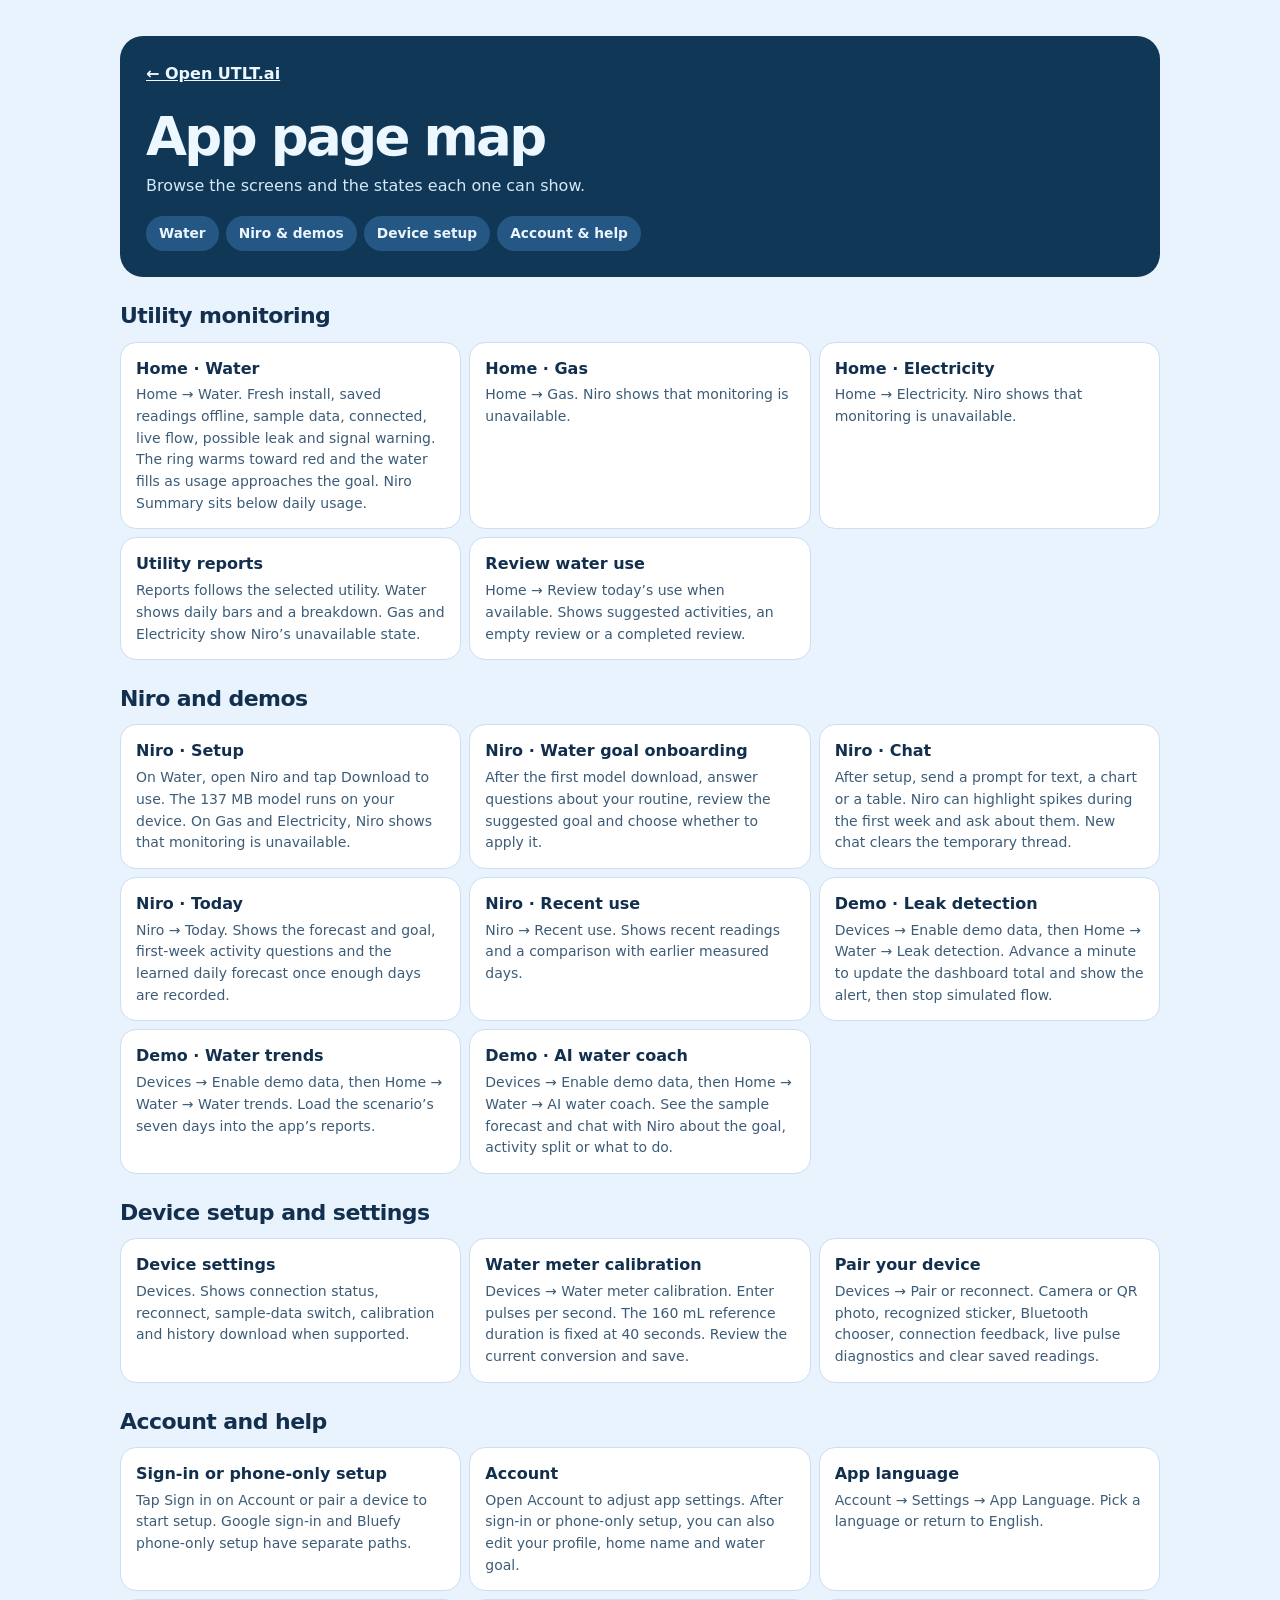
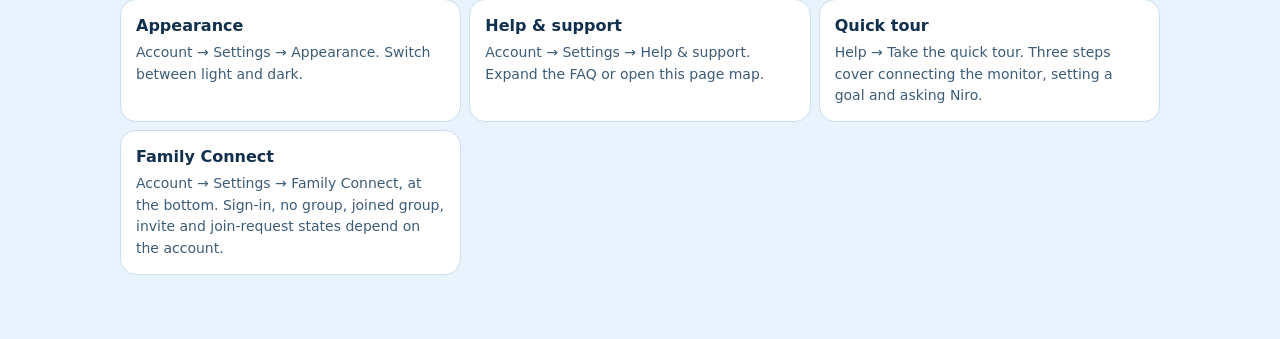
<file: screens.html>
<!doctype html>
<html lang="en">
<head>
<meta charset="utf-8">
<meta name="viewport" content="width=device-width, initial-scale=1">
<title>UTLT.ai page map</title>
<link rel="stylesheet" href="./screen-map.css?v=2">
</head>
<body>
<main>
<header><a href="./">← Open UTLT.ai</a><h1>App page map</h1><p>Browse the screens and the states each one can show.</p><nav aria-label="Page map sections"><a href="#water">Water</a><a href="#niro">Niro &amp; demos</a><a href="#device">Device setup</a><a href="#account">Account &amp; help</a></nav></header>
<section id="water"><h2>Utility monitoring</h2><div class="screen-grid">
<article><h3>Home · Water</h3><p>Home → Water. Fresh install, saved readings offline, sample data, connected, live flow, possible leak and signal warning. The ring warms toward red and the water fills as usage approaches the goal. Niro Summary sits below daily usage.</p></article>
<article><h3>Home · Gas</h3><p>Home → Gas. Niro shows that monitoring is unavailable.</p></article>
<article><h3>Home · Electricity</h3><p>Home → Electricity. Niro shows that monitoring is unavailable.</p></article>
<article><h3>Utility reports</h3><p>Reports follows the selected utility. Water shows daily bars and a breakdown. Gas and Electricity show Niro’s unavailable state.</p></article>
<article><h3>Review water use</h3><p>Home → Review today’s use when available. Shows suggested activities, an empty review or a completed review.</p></article>
</div></section>
<section id="niro"><h2>Niro and demos</h2><div class="screen-grid">
<article><h3>Niro · Setup</h3><p>On Water, open Niro and tap Download to use. The 137 MB model runs on your device. On Gas and Electricity, Niro shows that monitoring is unavailable.</p></article>
<article><h3>Niro · Water goal onboarding</h3><p>After the first model download, answer questions about your routine, review the suggested goal and choose whether to apply it.</p></article>
<article><h3>Niro · Chat</h3><p>After setup, send a prompt for text, a chart or a table. Niro can highlight spikes during the first week and ask about them. New chat clears the temporary thread.</p></article>
<article><h3>Niro · Today</h3><p>Niro → Today. Shows the forecast and goal, first-week activity questions and the learned daily forecast once enough days are recorded.</p></article>
<article><h3>Niro · Recent use</h3><p>Niro → Recent use. Shows recent readings and a comparison with earlier measured days.</p></article>
<article><h3>Demo · Leak detection</h3><p>Devices → Enable demo data, then Home → Water → Leak detection. Advance a minute to update the dashboard total and show the alert, then stop simulated flow.</p></article>
<article><h3>Demo · Water trends</h3><p>Devices → Enable demo data, then Home → Water → Water trends. Load the scenario’s seven days into the app’s reports.</p></article>
<article><h3>Demo · AI water coach</h3><p>Devices → Enable demo data, then Home → Water → AI water coach. See the sample forecast and chat with Niro about the goal, activity split or what to do.</p></article>
</div></section>
<section id="device"><h2>Device setup and settings</h2><div class="screen-grid">
<article><h3>Device settings</h3><p>Devices. Shows connection status, reconnect, sample-data switch, calibration and history download when supported.</p></article>
<article><h3>Water meter calibration</h3><p>Devices → Water meter calibration. Enter pulses per second. The 160 mL reference duration is fixed at 40 seconds. Review the current conversion and save.</p></article>
<article><h3>Pair your device</h3><p>Devices → Pair or reconnect. Camera or QR photo, recognized sticker, Bluetooth chooser, connection feedback, live pulse diagnostics and clear saved readings.</p></article>
</div></section>
<section id="account"><h2>Account and help</h2><div class="screen-grid">
<article><h3>Sign-in or phone-only setup</h3><p>Tap Sign in on Account or pair a device to start setup. Google sign-in and Bluefy phone-only setup have separate paths.</p></article>
<article><h3>Account</h3><p>Open Account to adjust app settings. After sign-in or phone-only setup, you can also edit your profile, home name and water goal.</p></article>
<article><h3>App language</h3><p>Account → Settings → App Language. Pick a language or return to English.</p></article>
<article><h3>Appearance</h3><p>Account → Settings → Appearance. Switch between light and dark.</p></article>
<article><h3>Help &amp; support</h3><p>Account → Settings → Help &amp; support. Expand the FAQ or open this page map.</p></article>
<article><h3>Quick tour</h3><p>Help → Take the quick tour. Three steps cover connecting the monitor, setting a goal and asking Niro.</p></article>
<article><h3>Family Connect</h3><p>Account → Settings → Family Connect, at the bottom. Sign-in, no group, joined group, invite and join-request states depend on the account.</p></article>
</div></section>
</main>
</body>
</html>
</file>
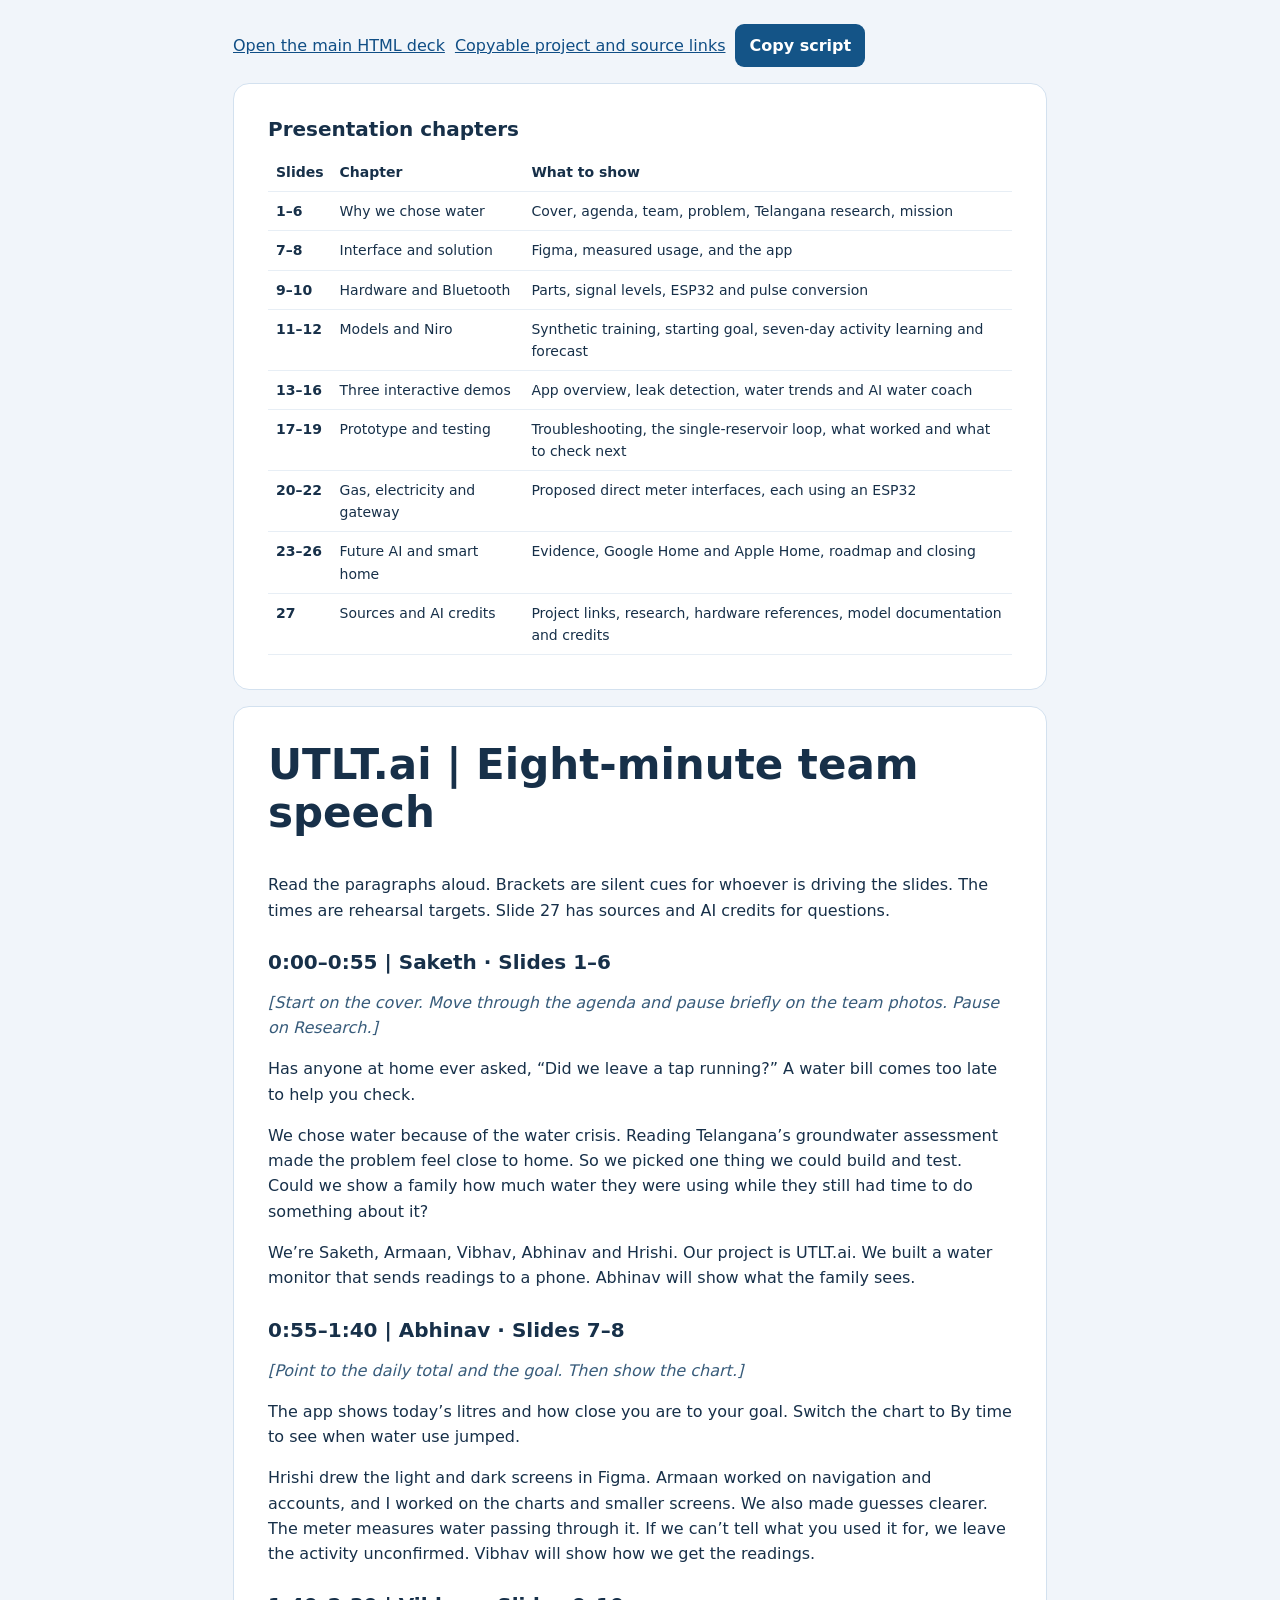
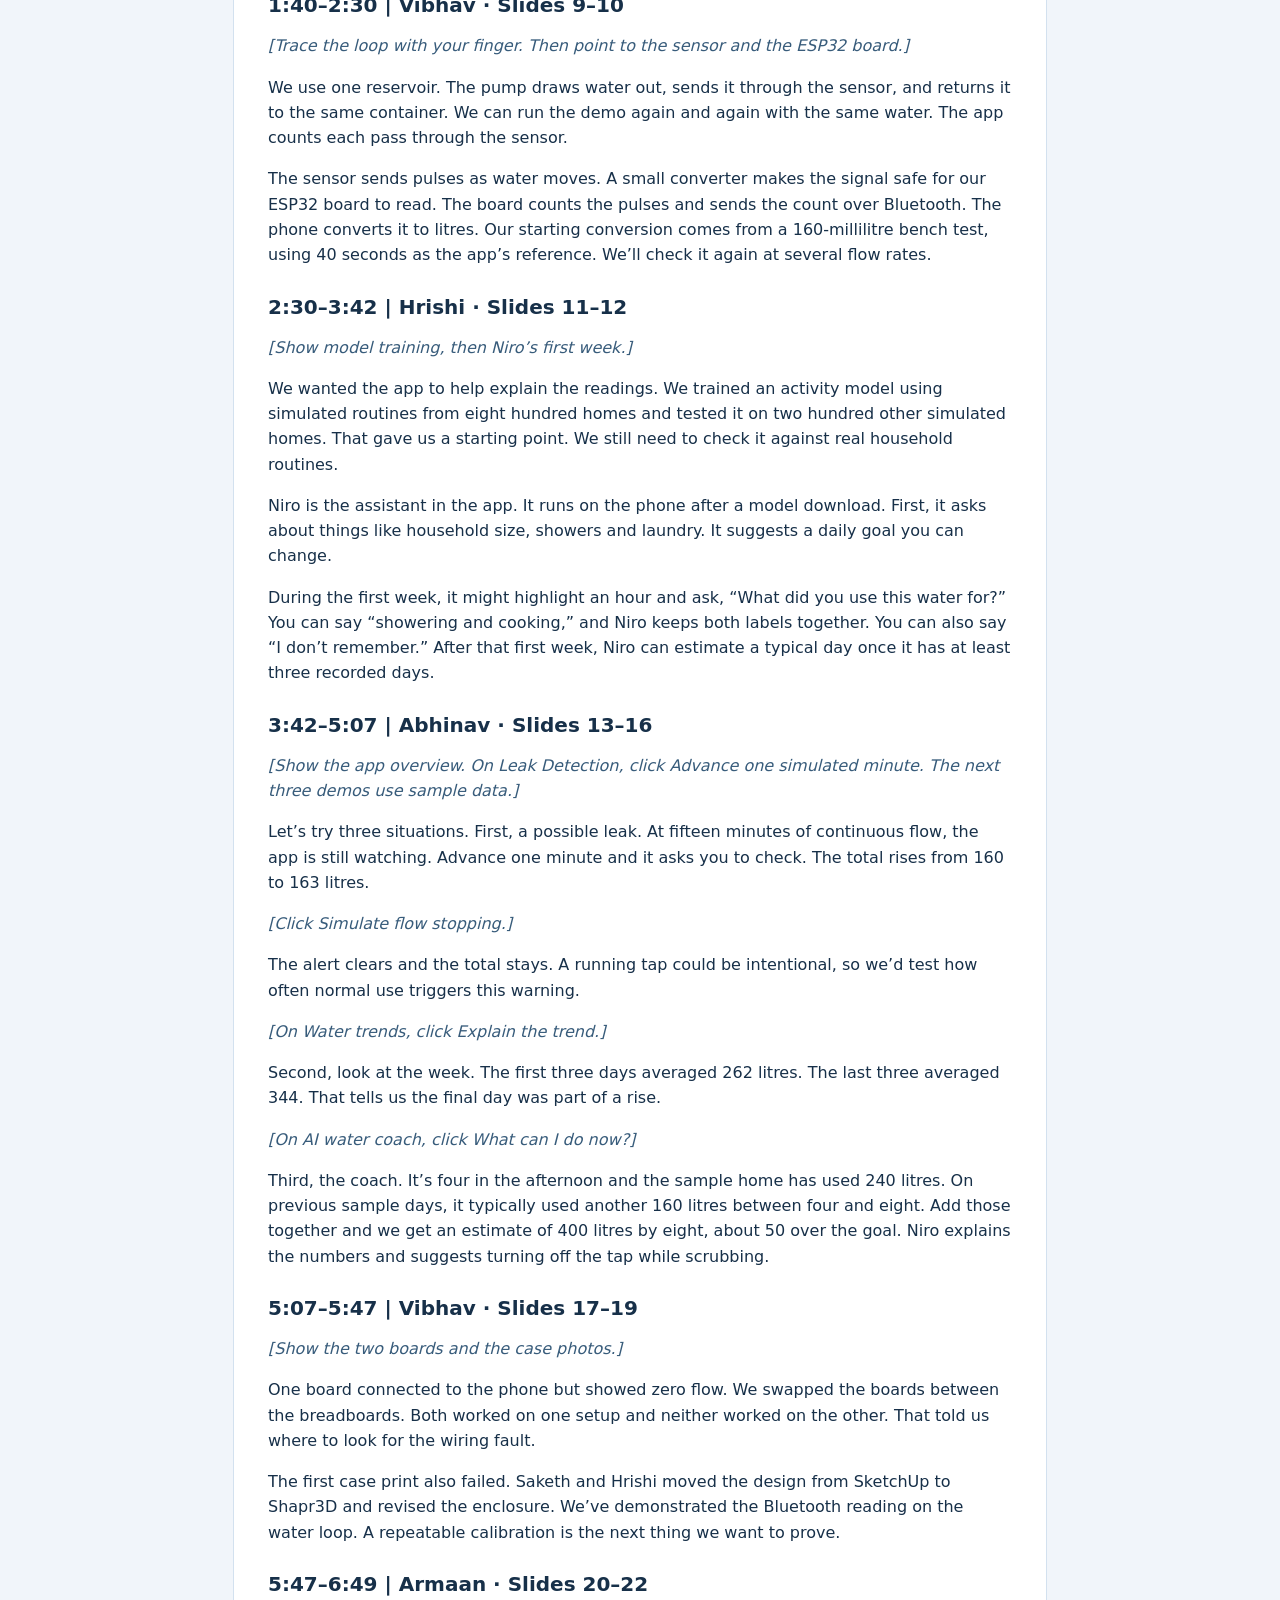
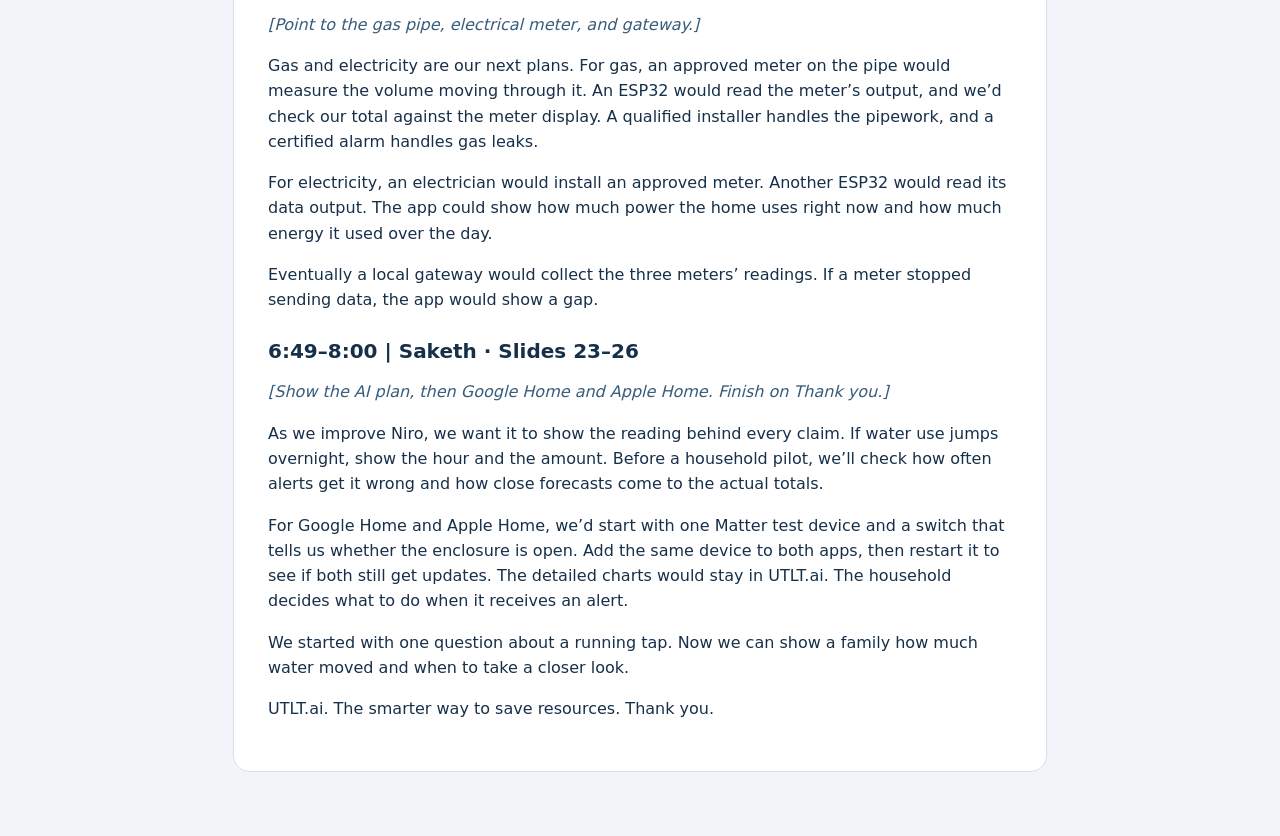
<file: pitch/UTLT_Judges_8min.html>
<!doctype html>
<html lang="en">
<head>
<meta charset="utf-8">
<meta name="viewport" content="width=device-width,initial-scale=1">
<title>UTLT.ai | Eight-minute team speech</title>
<style>
*{box-sizing:border-box}body{margin:0;background:#f1f5fa;color:#173049;font:16px/1.58 system-ui,sans-serif}
main{max-width:850px;margin:auto;padding:24px 18px 48px}article,section{background:white;border:1px solid #d3e1ef;border-radius:16px;padding:clamp(16px,5vw,34px);margin-block:16px}
nav{display:flex;align-items:center;gap:10px;flex-wrap:wrap}a{color:#104e85}button{font:inherit;font-weight:700;padding:9px 14px;border:0;border-radius:9px;background:#145487;color:white;cursor:pointer}
h1,h2{line-height:1.15}h1{font-size:clamp(28px,5vw,42px);margin-top:0}h2{font-size:20px;margin-block:28px 12px}section h2{margin-top:0}
table{width:100%;border-collapse:collapse;font-size:14px}td,th{padding:8px;text-align:left;vertical-align:top;border-bottom:1px solid #e7eef5}th:first-child{white-space:nowrap}.cue{color:#385c7b;font-style:italic}
textarea{width:100%;min-height:14rem;font:inherit}#status{color:#3c617e;font-size:14px}
</style>
</head>
<body><main>
<nav><a href="./UTLT_HridhAI_Pitch_Viewer.html">Open the main HTML deck</a><a href="./UTLT_Presentation_Links.txt">Copyable project and source links</a><button id="copy" type="button">Copy script</button><span id="status" role="status"></span></nav>
<section><h2>Presentation chapters</h2><table><thead><tr><th>Slides</th><th>Chapter</th><th>What to show</th></tr></thead><tbody><tr><th scope="row">1–6</th><td>Why we chose water</td><td>Cover, agenda, team, problem, Telangana research, mission</td></tr><tr><th scope="row">7–8</th><td>Interface and solution</td><td>Figma, measured usage, and the app</td></tr><tr><th scope="row">9–10</th><td>Hardware and Bluetooth</td><td>Parts, signal levels, ESP32 and pulse conversion</td></tr><tr><th scope="row">11–12</th><td>Models and Niro</td><td>Synthetic training, starting goal, seven-day activity learning and forecast</td></tr><tr><th scope="row">13–16</th><td>Three interactive demos</td><td>App overview, leak detection, water trends and AI water coach</td></tr><tr><th scope="row">17–19</th><td>Prototype and testing</td><td>Troubleshooting, the single-reservoir loop, what worked and what to check next</td></tr><tr><th scope="row">20–22</th><td>Gas, electricity and gateway</td><td>Proposed direct meter interfaces, each using an ESP32</td></tr><tr><th scope="row">23–26</th><td>Future AI and smart home</td><td>Evidence, Google Home and Apple Home, roadmap and closing</td></tr><tr><th scope="row">27</th><td>Sources and AI credits</td><td>Project links, research, hardware references, model documentation and credits</td></tr></tbody></table></section>
<article id="script"><h1>UTLT.ai | Eight-minute team speech</h1>
<p>Read the paragraphs aloud. Brackets are silent cues for whoever is driving the slides. The times are rehearsal targets. Slide 27 has sources and AI credits for questions.</p>
<h2>0:00–0:55 | Saketh · Slides 1–6</h2>
<p class="cue">[Start on the cover. Move through the agenda and pause briefly on the team photos. Pause on Research.]</p>
<p>Has anyone at home ever asked, “Did we leave a tap running?” A water bill comes too late to help you check.</p>
<p>We chose water because of the water crisis. Reading Telangana’s groundwater assessment made the problem feel close to home. So we picked one thing we could build and test. Could we show a family how much water they were using while they still had time to do something about it?</p>
<p>We’re Saketh, Armaan, Vibhav, Abhinav and Hrishi. Our project is UTLT.ai. We built a water monitor that sends readings to a phone. Abhinav will show what the family sees.</p>
<h2>0:55–1:40 | Abhinav · Slides 7–8</h2>
<p class="cue">[Point to the daily total and the goal. Then show the chart.]</p>
<p>The app shows today’s litres and how close you are to your goal. Switch the chart to By time to see when water use jumped.</p>
<p>Hrishi drew the light and dark screens in Figma. Armaan worked on navigation and accounts, and I worked on the charts and smaller screens. We also made guesses clearer. The meter measures water passing through it. If we can’t tell what you used it for, we leave the activity unconfirmed. Vibhav will show how we get the readings.</p>
<h2>1:40–2:30 | Vibhav · Slides 9–10</h2>
<p class="cue">[Trace the loop with your finger. Then point to the sensor and the ESP32 board.]</p>
<p>We use one reservoir. The pump draws water out, sends it through the sensor, and returns it to the same container. We can run the demo again and again with the same water. The app counts each pass through the sensor.</p>
<p>The sensor sends pulses as water moves. A small converter makes the signal safe for our ESP32 board to read. The board counts the pulses and sends the count over Bluetooth. The phone converts it to litres. Our starting conversion comes from a 160-millilitre bench test, using 40 seconds as the app’s reference. We’ll check it again at several flow rates.</p>
<h2>2:30–3:42 | Hrishi · Slides 11–12</h2>
<p class="cue">[Show model training, then Niro’s first week.]</p>
<p>We wanted the app to help explain the readings. We trained an activity model using simulated routines from eight hundred homes and tested it on two hundred other simulated homes. That gave us a starting point. We still need to check it against real household routines.</p>
<p>Niro is the assistant in the app. It runs on the phone after a model download. First, it asks about things like household size, showers and laundry. It suggests a daily goal you can change.</p>
<p>During the first week, it might highlight an hour and ask, “What did you use this water for?” You can say “showering and cooking,” and Niro keeps both labels together. You can also say “I don’t remember.” After that first week, Niro can estimate a typical day once it has at least three recorded days.</p>
<h2>3:42–5:07 | Abhinav · Slides 13–16</h2>
<p class="cue">[Show the app overview. On Leak Detection, click Advance one simulated minute. The next three demos use sample data.]</p>
<p>Let’s try three situations. First, a possible leak. At fifteen minutes of continuous flow, the app is still watching. Advance one minute and it asks you to check. The total rises from 160 to 163 litres.</p>
<p class="cue">[Click Simulate flow stopping.]</p>
<p>The alert clears and the total stays. A running tap could be intentional, so we’d test how often normal use triggers this warning.</p>
<p class="cue">[On Water trends, click Explain the trend.]</p>
<p>Second, look at the week. The first three days averaged 262 litres. The last three averaged 344. That tells us the final day was part of a rise.</p>
<p class="cue">[On AI water coach, click What can I do now?]</p>
<p>Third, the coach. It’s four in the afternoon and the sample home has used 240 litres. On previous sample days, it typically used another 160 litres between four and eight. Add those together and we get an estimate of 400 litres by eight, about 50 over the goal. Niro explains the numbers and suggests turning off the tap while scrubbing.</p>
<h2>5:07–5:47 | Vibhav · Slides 17–19</h2>
<p class="cue">[Show the two boards and the case photos.]</p>
<p>One board connected to the phone but showed zero flow. We swapped the boards between the breadboards. Both worked on one setup and neither worked on the other. That told us where to look for the wiring fault.</p>
<p>The first case print also failed. Saketh and Hrishi moved the design from SketchUp to Shapr3D and revised the enclosure. We’ve demonstrated the Bluetooth reading on the water loop. A repeatable calibration is the next thing we want to prove.</p>
<h2>5:47–6:49 | Armaan · Slides 20–22</h2>
<p class="cue">[Point to the gas pipe, electrical meter, and gateway.]</p>
<p>Gas and electricity are our next plans. For gas, an approved meter on the pipe would measure the volume moving through it. An ESP32 would read the meter’s output, and we’d check our total against the meter display. A qualified installer handles the pipework, and a certified alarm handles gas leaks.</p>
<p>For electricity, an electrician would install an approved meter. Another ESP32 would read its data output. The app could show how much power the home uses right now and how much energy it used over the day.</p>
<p>Eventually a local gateway would collect the three meters’ readings. If a meter stopped sending data, the app would show a gap.</p>
<h2>6:49–8:00 | Saketh · Slides 23–26</h2>
<p class="cue">[Show the AI plan, then Google Home and Apple Home. Finish on Thank you.]</p>
<p>As we improve Niro, we want it to show the reading behind every claim. If water use jumps overnight, show the hour and the amount. Before a household pilot, we’ll check how often alerts get it wrong and how close forecasts come to the actual totals.</p>
<p>For Google Home and Apple Home, we’d start with one Matter test device and a switch that tells us whether the enclosure is open. Add the same device to both apps, then restart it to see if both still get updates. The detailed charts would stay in UTLT.ai. The household decides what to do when it receives an alert.</p>
<p>We started with one question about a running tap. Now we can show a family how much water moved and when to take a closer look.</p>
<p>UTLT.ai. The smarter way to save resources. Thank you.</p>
</article>
<textarea id="manual-copy" aria-label="Copyable script" hidden readonly>UTLT.ai | Eight-minute team speech

Read the paragraphs aloud. Brackets are silent cues for whoever is driving the slides. The times are rehearsal targets. Slide 27 has sources and AI credits for questions.

0:00–0:55 | Saketh · Slides 1–6

[Start on the cover. Move through the agenda and pause briefly on the team photos. Pause on Research.]

Has anyone at home ever asked, “Did we leave a tap running?” A water bill comes too late to help you check.

We chose water because of the water crisis. Reading Telangana’s groundwater assessment made the problem feel close to home. So we picked one thing we could build and test. Could we show a family how much water they were using while they still had time to do something about it?

We’re Saketh, Armaan, Vibhav, Abhinav and Hrishi. Our project is UTLT.ai. We built a water monitor that sends readings to a phone. Abhinav will show what the family sees.

0:55–1:40 | Abhinav · Slides 7–8

[Point to the daily total and the goal. Then show the chart.]

The app shows today’s litres and how close you are to your goal. Switch the chart to By time to see when water use jumped.

Hrishi drew the light and dark screens in Figma. Armaan worked on navigation and accounts, and I worked on the charts and smaller screens. We also made guesses clearer. The meter measures water passing through it. If we can’t tell what you used it for, we leave the activity unconfirmed. Vibhav will show how we get the readings.

1:40–2:30 | Vibhav · Slides 9–10

[Trace the loop with your finger. Then point to the sensor and the ESP32 board.]

We use one reservoir. The pump draws water out, sends it through the sensor, and returns it to the same container. We can run the demo again and again with the same water. The app counts each pass through the sensor.

The sensor sends pulses as water moves. A small converter makes the signal safe for our ESP32 board to read. The board counts the pulses and sends the count over Bluetooth. The phone converts it to litres. Our starting conversion comes from a 160-millilitre bench test, using 40 seconds as the app’s reference. We’ll check it again at several flow rates.

2:30–3:42 | Hrishi · Slides 11–12

[Show model training, then Niro’s first week.]

We wanted the app to help explain the readings. We trained an activity model using simulated routines from eight hundred homes and tested it on two hundred other simulated homes. That gave us a starting point. We still need to check it against real household routines.

Niro is the assistant in the app. It runs on the phone after a model download. First, it asks about things like household size, showers and laundry. It suggests a daily goal you can change.

During the first week, it might highlight an hour and ask, “What did you use this water for?” You can say “showering and cooking,” and Niro keeps both labels together. You can also say “I don’t remember.” After that first week, Niro can estimate a typical day once it has at least three recorded days.

3:42–5:07 | Abhinav · Slides 13–16

[Show the app overview. On Leak Detection, click Advance one simulated minute. The next three demos use sample data.]

Let’s try three situations. First, a possible leak. At fifteen minutes of continuous flow, the app is still watching. Advance one minute and it asks you to check. The total rises from 160 to 163 litres.

[Click Simulate flow stopping.]

The alert clears and the total stays. A running tap could be intentional, so we’d test how often normal use triggers this warning.

[On Water trends, click Explain the trend.]

Second, look at the week. The first three days averaged 262 litres. The last three averaged 344. That tells us the final day was part of a rise.

[On AI water coach, click What can I do now?]

Third, the coach. It’s four in the afternoon and the sample home has used 240 litres. On previous sample days, it typically used another 160 litres between four and eight. Add those together and we get an estimate of 400 litres by eight, about 50 over the goal. Niro explains the numbers and suggests turning off the tap while scrubbing.

5:07–5:47 | Vibhav · Slides 17–19

[Show the two boards and the case photos.]

One board connected to the phone but showed zero flow. We swapped the boards between the breadboards. Both worked on one setup and neither worked on the other. That told us where to look for the wiring fault.

The first case print also failed. Saketh and Hrishi moved the design from SketchUp to Shapr3D and revised the enclosure. We’ve demonstrated the Bluetooth reading on the water loop. A repeatable calibration is the next thing we want to prove.

5:47–6:49 | Armaan · Slides 20–22

[Point to the gas pipe, electrical meter, and gateway.]

Gas and electricity are our next plans. For gas, an approved meter on the pipe would measure the volume moving through it. An ESP32 would read the meter’s output, and we’d check our total against the meter display. A qualified installer handles the pipework, and a certified alarm handles gas leaks.

For electricity, an electrician would install an approved meter. Another ESP32 would read its data output. The app could show how much power the home uses right now and how much energy it used over the day.

Eventually a local gateway would collect the three meters’ readings. If a meter stopped sending data, the app would show a gap.

6:49–8:00 | Saketh · Slides 23–26

[Show the AI plan, then Google Home and Apple Home. Finish on Thank you.]

As we improve Niro, we want it to show the reading behind every claim. If water use jumps overnight, show the hour and the amount. Before a household pilot, we’ll check how often alerts get it wrong and how close forecasts come to the actual totals.

For Google Home and Apple Home, we’d start with one Matter test device and a switch that tells us whether the enclosure is open. Add the same device to both apps, then restart it to see if both still get updates. The detailed charts would stay in UTLT.ai. The household decides what to do when it receives an alert.

We started with one question about a running tap. Now we can show a family how much water moved and when to take a closer look.

UTLT.ai. The smarter way to save resources. Thank you.
</textarea>
<script>
const copy = document.getElementById("copy");
const script = document.getElementById("manual-copy");
const status = document.getElementById("status");
copy.addEventListener("click", async () => {
  try {
    await navigator.clipboard.writeText(script.value);
    status.textContent = "Script copied.";
  } catch {
    script.hidden = false;
    script.focus();
    script.select();
    status.textContent = "Select and copy the script below.";
  }
});
</script>
</main></body></html>
</file>
<file: screen-map.css>
*{box-sizing:border-box}
body{margin:0;background:#e8f3fd;color:#122f4e;font:16px/1.55 system-ui,sans-serif}
main{width:min(100% - 36px,1040px);margin:36px auto 64px}
header{padding:26px;border-radius:23px;background:#103756;color:#ecf7ff}
header>a{color:inherit;font-weight:650}
h1{margin:.4em 0 0;font-size:clamp(34px,8vw,53px);line-height:1.1;letter-spacing:-.05em}
header p{margin:8px 0 17px;color:#d3e9fa}
nav{display:flex;flex-wrap:wrap;gap:7px}
nav a{color:#eaf5ff;background:#245783;border-radius:24px;padding:7px 13px;text-decoration:none;font-size:.86rem;font-weight:650}
section{margin-top:22px;scroll-margin-top:12px}
section>h2{font-size:22px;margin:0 0 8px;letter-spacing:-.025em}
.screen-grid{display:grid;grid-template-columns:repeat(auto-fit,minmax(min(100%,270px),1fr));gap:8px}
article{background:#fff;border:1px solid #ccdeef;border-radius:16px;padding:14px 15px}
h3{margin:0 0 3px;font-size:16px}
article p{margin:0;color:#3d5c77;font-size:14px}
a:focus-visible{outline:3px solid #519be0;outline-offset:3px}
</file>
